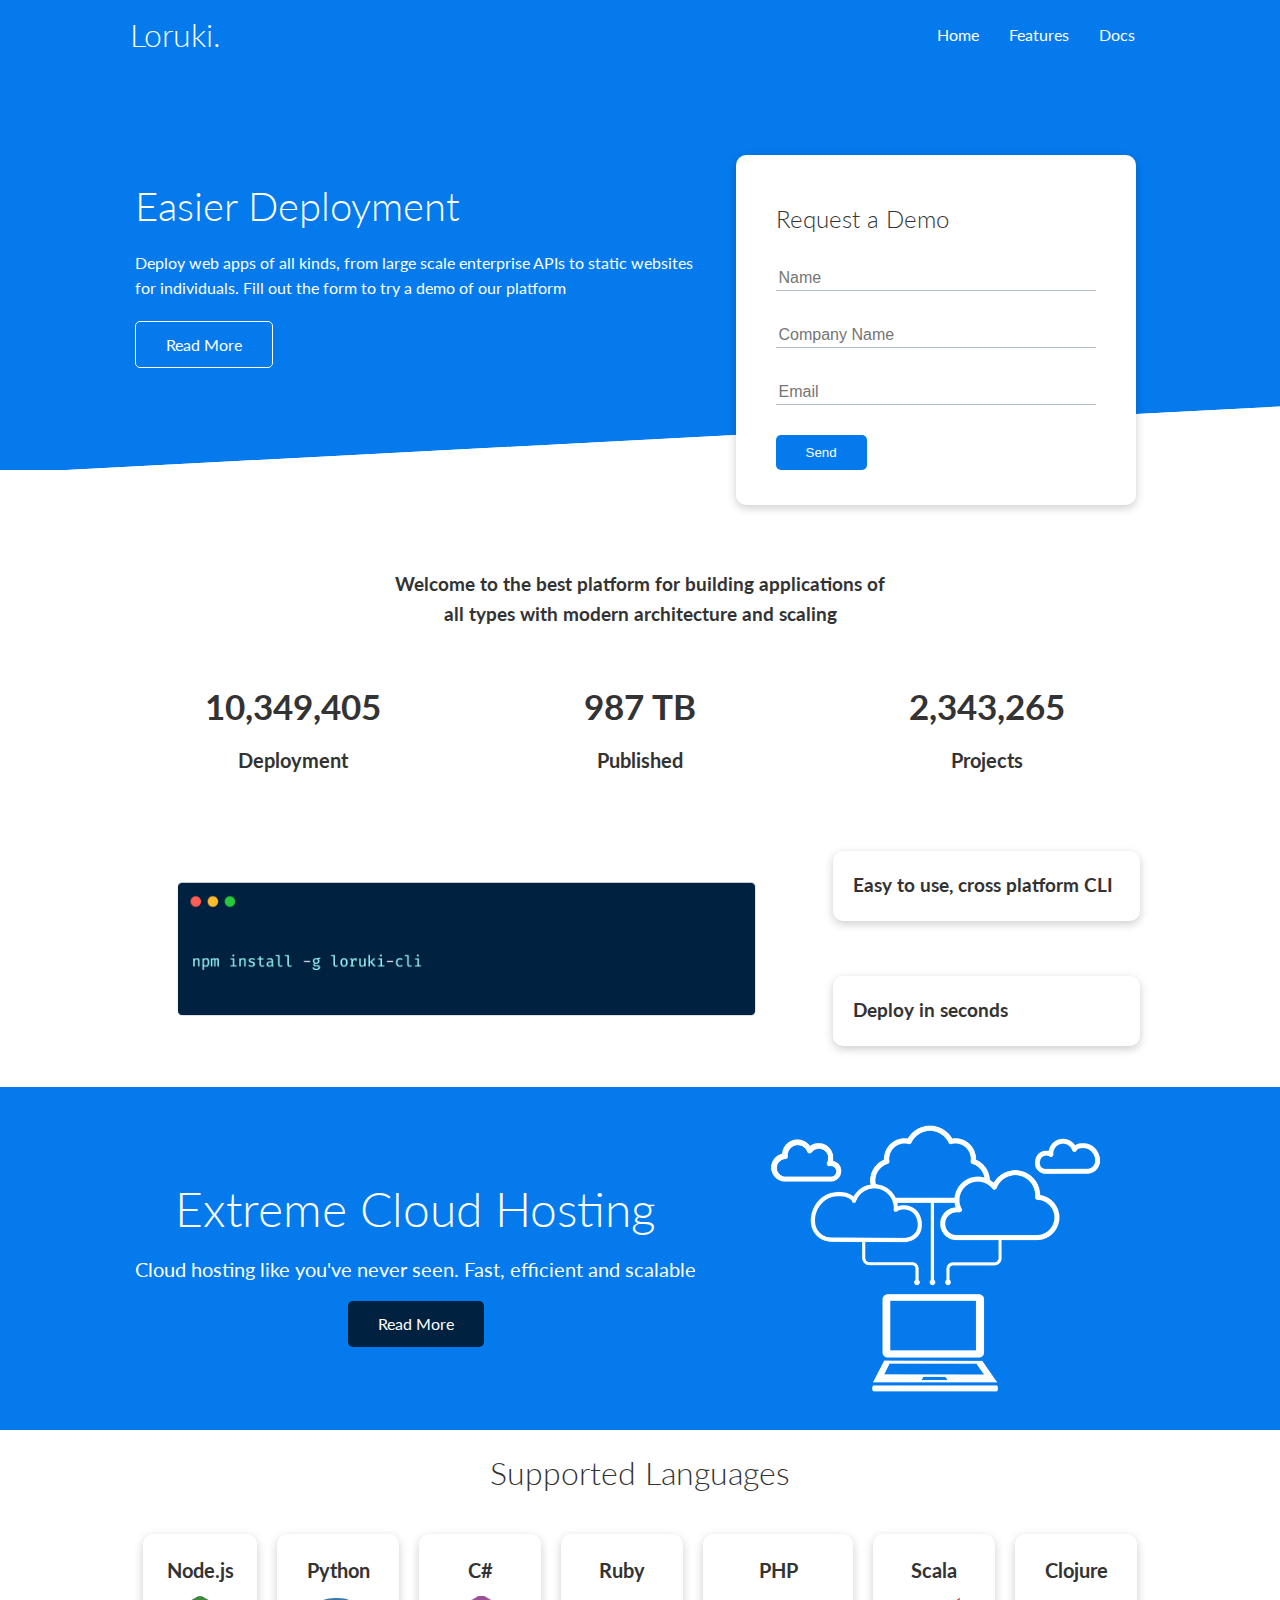
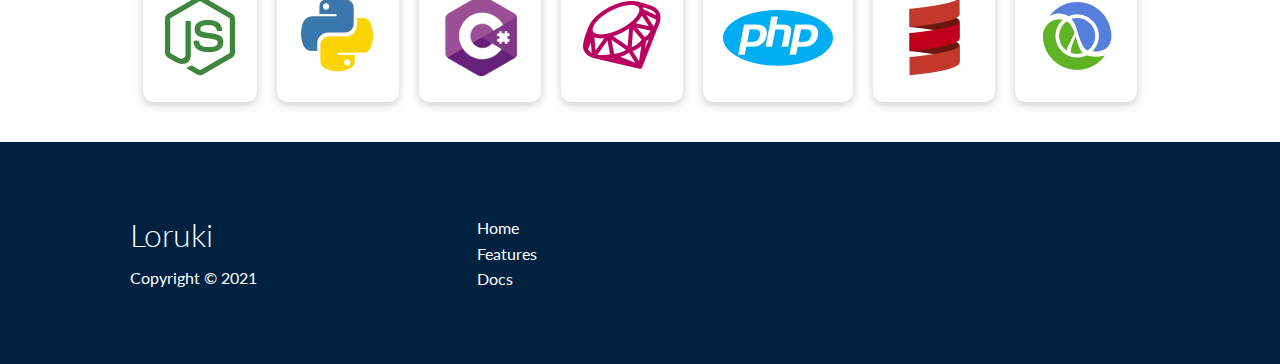
<file: index.html>
<!DOCTYPE html>
<html lang="en">
  <head>
    <meta charset="UTF-8" />
    <meta http-equiv="X-UA-Compatible" content="IE=edge" />
    <meta name="viewport" content="width=device-width, initial-scale=1.0" />
    <link
      rel="stylesheet"
      href="https://cdnjs.cloudflare.com/ajax/libs/font-awesome/6.0.0-beta3/css/all.min.css"
      integrity="sha512-Fo3rlrZj/k7ujTnHg4CGR2D7kSs0v4LLanw2qksYuRlEzO+tcaEPQogQ0KaoGN26/zrn20ImR1DfuLWnOo7aBA=="
      crossorigin="anonymous"
      referrerpolicy="no-referrer"
    />
    <link rel="stylesheet" href="utilities.css" />
    <link rel="stylesheet" href="style.css" />

    <title>Loruki | Cloud Hosting For Everyone</title>
  </head>
  <body>
    <!-- Navbar -->
    <div class="navbar">
      <div class="container flex">
        <h1 class="logo">Loruki.</h1>
        <nav>
          <ul>
            <li><a href="index.html">Home</a></li>
            <li><a href="features.html">Features</a></li>
            <li><a href="docs.html">Docs</a></li>
          </ul>
        </nav>
      </div>
    </div>

    <!-- Showcase -->
    <section class="showcase">
      <div class="container grid">
        <div class="showcase-text">
          <h1>Easier Deployment</h1>
          <p>
            Deploy web apps of all kinds, from large scale enterprise APIs to
            static websites for individuals. Fill out the form to try a demo of
            our platform
          </p>
          <a href="features.html" class="btn btn-outline">Read More</a>
        </div>

        <div class="showcase-form card">
          <h2>Request a Demo</h2>
          <form>
            <div class="form-control">
              <input type="text" name="name" placeholder="Name" required />
            </div>
            <div class="form-control">
              <input
                type="text"
                name="company"
                placeholder="Company Name"
                required
              />
            </div>
            <div class="form-control">
              <input type="text" name="email" placeholder="Email" required />
            </div>
            <input type="submit" value="Send" class="btn btn-primary" />
          </form>
        </div>
      </div>
    </section>

    <!-- Stats -->
    <section class="stats">
      <div class="container">
        <h3 class="stats-heading text-center my-1">
          Welcome to the best platform for building applications of all types
          with modern architecture and scaling
        </h3>
        <div class="grid grid-3 text-center my-4">
          <div>
            <i class="fas fa-server fa-3x"></i>
            <h3>10,349,405</h3>
            <p class="text-secondary">Deployment</p>
          </div>
          <div>
            <i class="fas fa-upload fa-3x"></i>
            <h3>987 TB</h3>
            <p class="text-secondary">Published</p>
          </div>
          <div>
            <i class="fas fa-project-diagram fa-3x"></i>
            <h3>2,343,265</h3>
            <p class="text-secondary">Projects</p>
          </div>
        </div>
      </div>
    </section>

    <!-- Cli -->
    <section class="cli">
      <div class="container grid">
        <img src="images/cli.png" alt="" />
        <div class="card">
          <h3>Easy to use, cross platform CLI</h3>
        </div>
        <div class="card">
          <h3>Deploy in seconds</h3>
        </div>
      </div>
    </section>

    <!-- Cloud -->
    <section class="cloud bg-primary my-2 py-2">
      <div class="container grid">
        <div class="text-center">
          <h2 class="lg">Extreme Cloud Hosting</h2>
          <p class="lead my-1">
            Cloud hosting like you've never seen. Fast, efficient and scalable
          </p>
          <a href="features.html" class="btn btn-dark">Read More</a>
        </div>
        <img src="images/cloud.png" alt="" />
      </div>
    </section>

    <!-- Languages -->
    <section class="languages">
      <h2 class="md text-center my-2">Supported Languages</h2>
      <div class="container flex">
        <div class="card">
          <h4>Node.js</h4>
          <img src="images/logos/node.png" alt="" />
        </div>
        <div class="card">
          <h4>Python</h4>
          <img src="images/logos/python.png" alt="" />
        </div>
        <div class="card">
          <h4>C#</h4>
          <img src="images/logos/csharp.png" alt="" />
        </div>
        <div class="card">
          <h4>Ruby</h4>
          <img src="images/logos/ruby.png" alt="" />
        </div>
        <div class="card">
          <h4>PHP</h4>
          <img src="images/logos/php.png" alt="" />
        </div>
        <div class="card">
          <h4>Scala</h4>
          <img src="images/logos/scala.png" alt="" />
        </div>
        <div class="card">
          <h4>Clojure</h4>
          <img src="images/logos/clojure.png" alt="" />
        </div>
      </div>
    </section>
    <!-- Footer -->
    <footer class="footer bg-dark py-5">
      <div class="container grid grid-3">
        <div>
          <h1>Loruki</h1>
          <p>Copyright &copy; 2021</p>
        </div>
        <nav>
          <ul>
            <li><a href="index.html">Home</a></li>
            <li><a href="features.html">Features</a></li>
            <li><a href="docs.html">Docs</a></li>
          </ul>
        </nav>
        <div class="social">
          <a href="#"><i class="fab fa-github fa-2x"></i></a>
          <a href="#"><i class="fab fa-facebook fa-2x"></i></a>
          <a href="#"><i class="fab fa-instagram fa-2x"></i></a>
          <a href="#"><i class="fab fa-twitter fa-2x"></i></a>
        </div>
      </div>
    </footer>
  </body>
</html>

<!-- https://www.youtube.com/watch?v=p0bGHP-PXD4&t=6505s&ab_channel=TraversyMedia -->
</file>
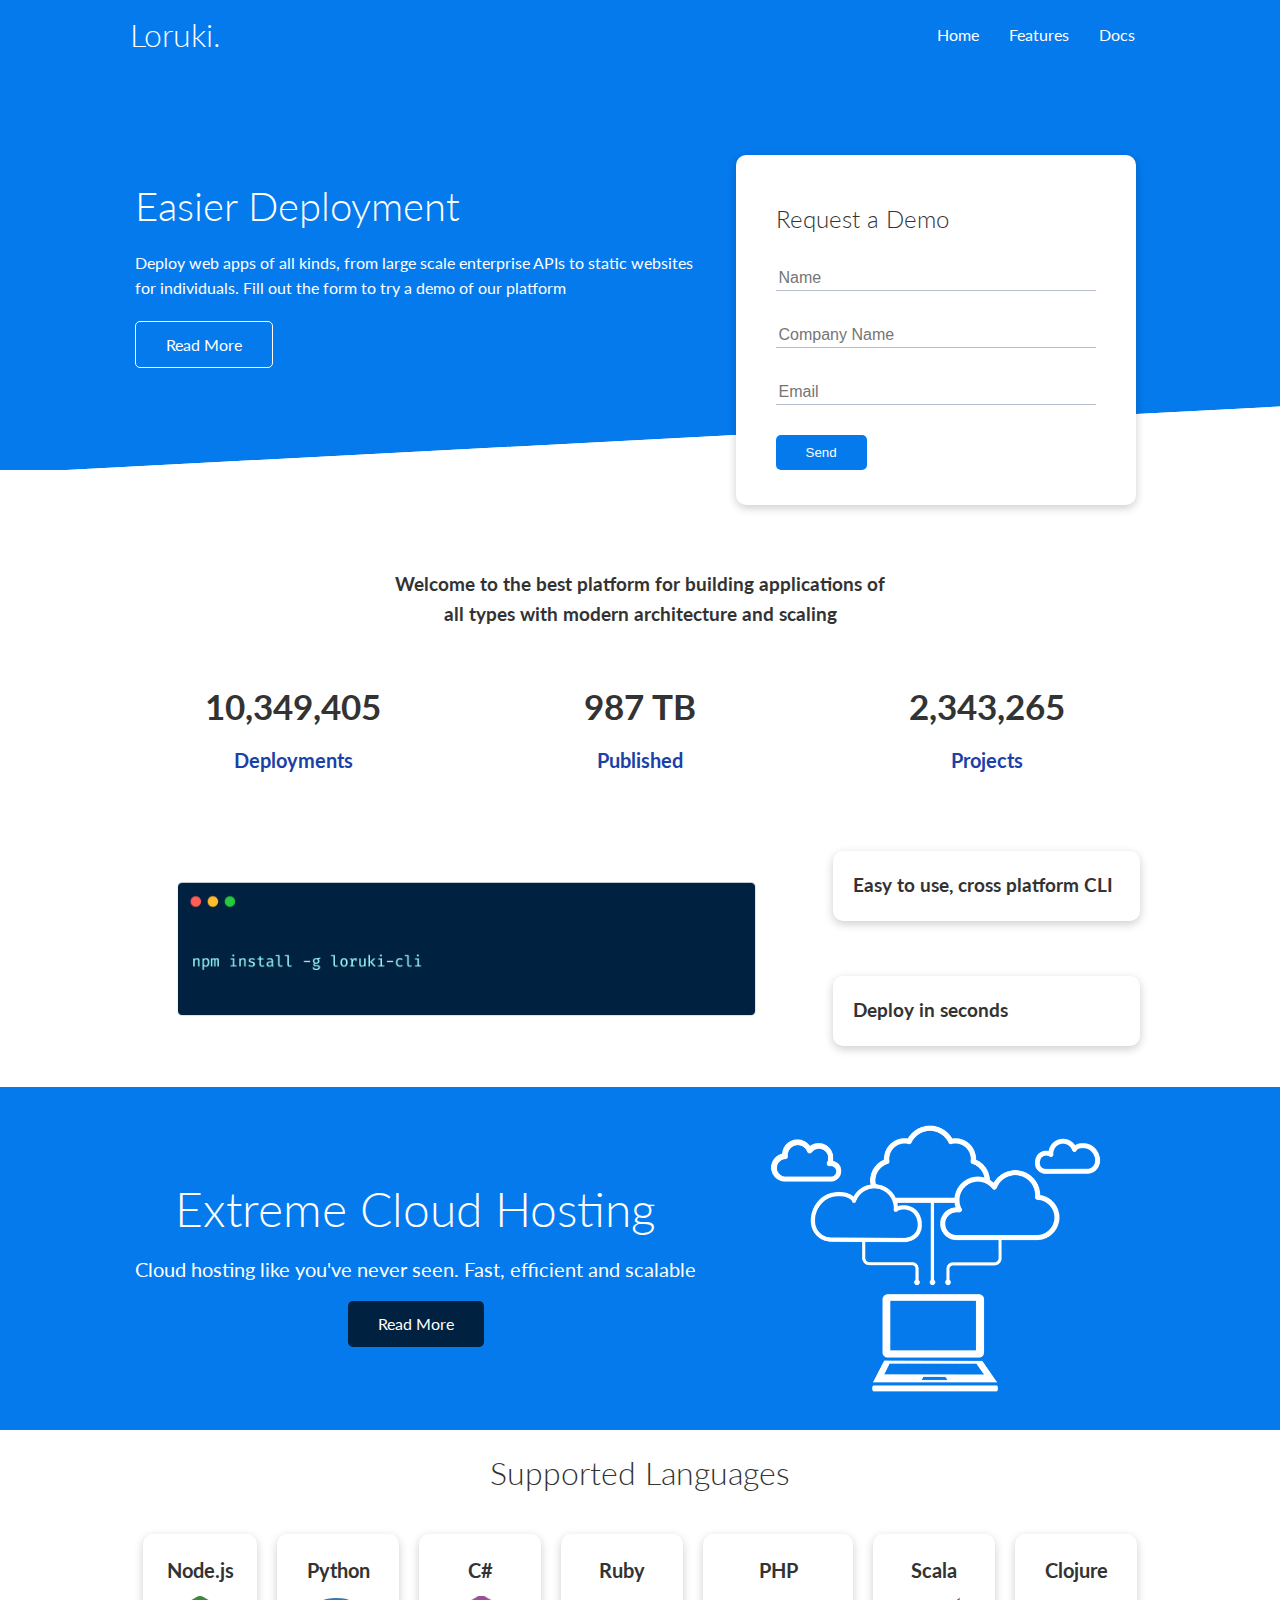
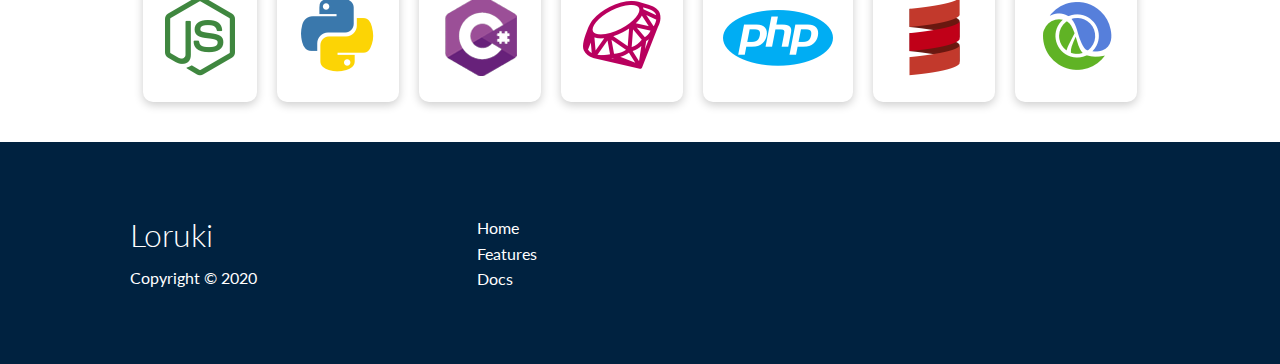
<file: ref/loruki-website/index.html>
<!DOCTYPE html>
<html lang="en">
<head>
    <meta charset="UTF-8">
    <meta name="viewport" content="width=device-width, initial-scale=1.0">
    <link rel="stylesheet" href="https://cdnjs.cloudflare.com/ajax/libs/font-awesome/5.15.1/css/all.min.css" integrity="sha512-+4zCK9k+qNFUR5X+cKL9EIR+ZOhtIloNl9GIKS57V1MyNsYpYcUrUeQc9vNfzsWfV28IaLL3i96P9sdNyeRssA==" crossorigin="anonymous" />
    <link rel="stylesheet" href="css/utilities.css">
    <link rel="stylesheet" href="css/style.css">
    <title>Loruki | Cloud Hosting For Everyone</title>
</head>
<body>
    <!-- Navbar -->
    <div class="navbar">
        <div class="container flex">
            <h1 class="logo">Loruki.</h1>
            <nav>
                <ul>
                    <li><a href="index.html">Home</a></li>
                    <li><a href="features.html">Features</a></li>
                    <li><a href="docs.html">Docs</a></li>
                </ul>
            </nav>
        </div>
    </div>
    
    <!-- Showcase -->
    <section class="showcase">
        <div class="container grid">
            <div class="showcase-text">
                <h1>Easier Deployment</h1>
                <p>Deploy web apps of all kinds, from large scale enterprise APIs to static websites for individuals. Fill out the form to try a demo of our platform</p>
                <a href="features.html" class="btn btn-outline">Read More</a>
            </div>

            <div class="showcase-form card">
                <h2>Request a Demo</h2>
                 <!--  <form name="contact" netlify-honeypot="bot-field" method="POST" data-netlify="true">
                    <input type="hidden" name="form-name" value="contact">
                    <p class="hidden">
                        <label>Don’t fill this out if you're human: <input name="bot-field" /></label>
                      </p>
                    <div class="form-control">
                        <input type="text" name="name" placeholder="Name" required>
                    </div>
                    <div class="form-control">
                        <input type="text" name="company" placeholder="Company Name" required>
                    </div>
                    <div class="form-control">
                        <input type="email" name="email" placeholder="Email" required>
                    </div>
                    <input type="submit" value="Send" class="btn btn-primary">
                </form> -->
                 <form>
                    <div class="form-control">
                        <input type="text" name="name" placeholder="Name" required>
                    </div>
                    <div class="form-control">
                        <input type="text" name="company" placeholder="Company Name" required>
                    </div>
                    <div class="form-control">
                        <input type="email" name="email" placeholder="Email" required>
                    </div>
                    <input type="submit" value="Send" class="btn btn-primary">
                </form>
            </div>
        </div>
    </section>

    <!-- Stats -->
    <section class="stats">
        <div class="container">
            <h3 class="stats-heading text-center my-1">
                Welcome to the best platform for building applications of all types with modern architecture and scaling
            </h3>

            <div class="grid grid-3 text-center my-4">
                <div>
                    <i class="fas fa-server fa-3x"></i>
                    <h3>10,349,405</h3>
                    <p class="text-secondary">Deployments</p>
                </div>
                <div>
                    <i class="fas fa-upload fa-3x"></i>
                    <h3>987 TB</h3>
                    <p class="text-secondary">Published</p>
                </div>
                <div>
                    <i class="fas fa-project-diagram fa-3x"></i>
                    <h3>2,343,265</h3>
                    <p class="text-secondary">Projects</p>
                </div>
            </div>
        </div>
    </section>

    <!-- Cli -->
    <section class="cli">
        <div class="container grid">
            <img src="images/cli.png" alt="">
            <div class="card">
                <h3>Easy to use, cross platform CLI</h3>
            </div>
            <div class="card">
                <h3>Deploy in seconds</h3>
            </div>
        </div>
    </section>

    <!-- Cloud -->
    <section class="cloud bg-primary my-2 py-2">
        <div class="container grid">
            <div class="text-center">
                <h2 class="lg">Extreme Cloud Hosting</h2>
                <p class="lead my-1">Cloud hosting like you've never seen. Fast, efficient and scalable</p>
                <a href="features.html" class="btn btn-dark">Read More</a>
            </div>
            <img src="images/cloud.png" alt="">
        </div>
    </section>

    <!-- Languages -->
    <section class="languages">
        <h2 class="md text-center my-2">
            Supported Languages
        </h2>
        <div class="container flex">
            <div class="card">
                <h4>Node.js</h4>
                <img src="images/logos/node.png" alt="">
            </div>
            <div class="card">
                <h4>Python</h4>
                <img src="images/logos/python.png" alt="">
              </div>
              <div class="card">
                <h4>C#</h4>
                <img src="images/logos/csharp.png" alt="">
              </div>
              <div class="card">
                <h4>Ruby</h4>
                <img src="images/logos/ruby.png" alt="">
              </div>
              <div class="card">
                <h4>PHP</h4>
                <img src="images/logos/php.png" alt="">
              </div>
              <div class="card">
                <h4>Scala</h4>
                <img src="images/logos/scala.png" alt="">
              </div>
              <div class="card">
                <h4>Clojure</h4>
                <img src="images/logos/clojure.png" alt="">
              </div>
        </div>
    </section>

    <!-- Footer -->
    <footer class="footer bg-dark py-5">
        <div class="container grid grid-3">
            <div>
                <h1>Loruki
                </h1>
                <p>Copyright &copy; 2020</p>
            </div>
            <nav>
                <ul>
                    <li><a href="index.html">Home</a></li>
                    <li><a href="features.html">Features</a></li>
                    <li><a href="docs.html">Docs</a></li>
                </ul>
            </nav>
            <div class="social">
                <a href="#"><i class="fab fa-github fa-2x"></i></a>
                <a href="#"><i class="fab fa-facebook fa-2x"></i></a>
                <a href="#"><i class="fab fa-instagram fa-2x"></i></a>
                <a href="#"><i class="fab fa-twitter fa-2x"></i></a>
            </div>
        </div>
    </footer>
</body>
</html>
</file>
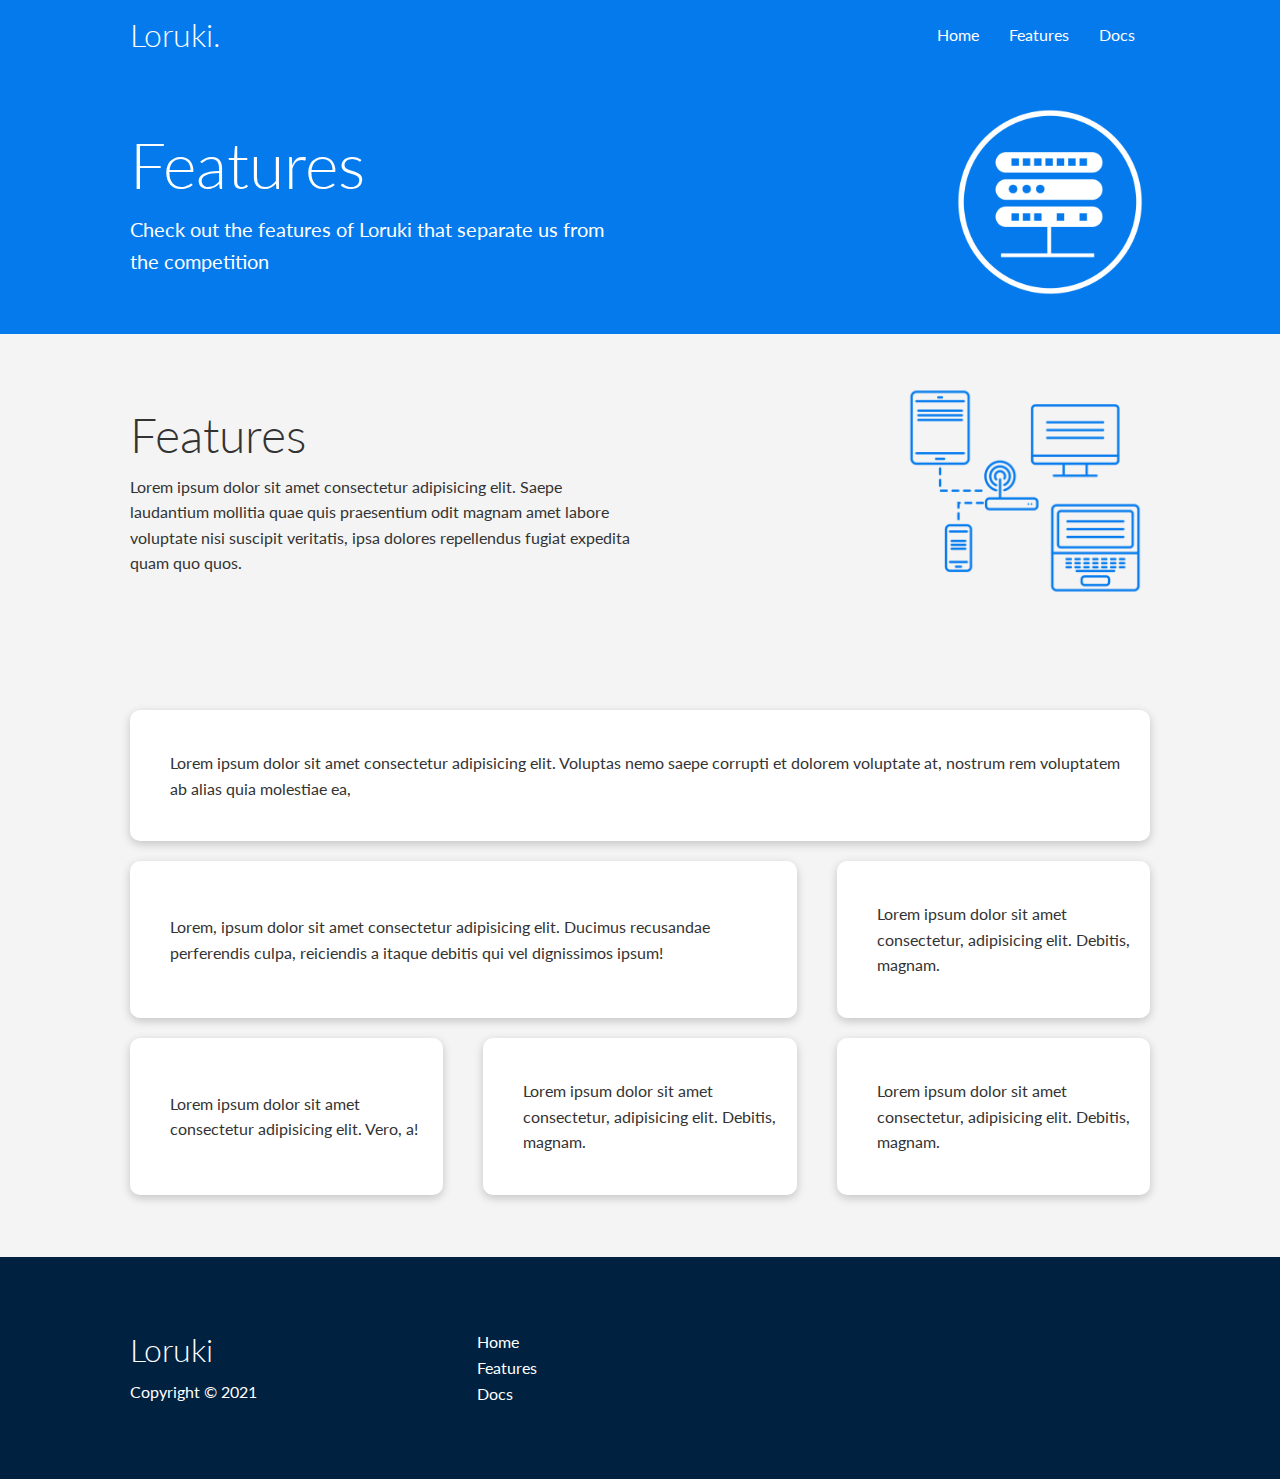
<file: features.html>
<!DOCTYPE html>
<html lang="en">
  <head>
    <meta charset="UTF-8" />
    <meta http-equiv="X-UA-Compatible" content="IE=edge" />
    <meta name="viewport" content="width=device-width, initial-scale=1.0" />
    <link
      rel="stylesheet"
      href="https://cdnjs.cloudflare.com/ajax/libs/font-awesome/6.0.0-beta3/css/all.min.css"
      integrity="sha512-Fo3rlrZj/k7ujTnHg4CGR2D7kSs0v4LLanw2qksYuRlEzO+tcaEPQogQ0KaoGN26/zrn20ImR1DfuLWnOo7aBA=="
      crossorigin="anonymous"
      referrerpolicy="no-referrer"
    />
    <link rel="stylesheet" href="utilities.css" />
    <link rel="stylesheet" href="style.css" />

    <title>Loruki | Cloud Hosting For Everyone</title>
  </head>
  <body>
    <!-- Navbar -->
    <div class="navbar">
      <div class="container flex">
        <h1 class="logo">Loruki.</h1>
        <nav>
          <ul>
            <li><a href="index.html">Home</a></li>
            <li><a href="features.html">Features</a></li>
            <li><a href="docs.html">Docs</a></li>
          </ul>
        </nav>
      </div>
    </div>

    <!-- Head -->

    <section class="features-head bg-primary py-3">
      <div class="container grid">
        <div>
          <h1 class="xl">Features</h1>
          <p class="lead">
            Check out the features of Loruki that separate us from the
            competition
          </p>
        </div>
        <img src="images/server.png" alt="" />
      </div>
    </section>

    <!-- Sub Head -->

    <section class="features-sub-head bg-light py-3">
      <div class="container grid">
        <div>
          <h1 class="lg">Features</h1>
          <p>
            Lorem ipsum dolor sit amet consectetur adipisicing elit. Saepe
            laudantium mollitia quae quis praesentium odit magnam amet labore
            voluptate nisi suscipit veritatis, ipsa dolores repellendus fugiat
            expedita quam quo quos.
          </p>
        </div>
        <img src="images/server2.png" alt="" />
      </div>
    </section>

    <!-- Main -->
    <section class="features-main bg-light py-3">
      <div class="container grid grid-3">
        <div class="card flex">
          <i class="fas fa-server fa-3x"></i>
          <p>
            Lorem ipsum dolor sit amet consectetur adipisicing elit. Voluptas
            nemo saepe corrupti et dolorem voluptate at, nostrum rem voluptatem
            ab alias quia molestiae ea,
          </p>
        </div>
        <div class="card flex">
          <i class="fas fa-network-wired fa-3x"></i>
          <p>
            Lorem, ipsum dolor sit amet consectetur adipisicing elit. Ducimus
            recusandae perferendis culpa, reiciendis a itaque debitis qui vel
            dignissimos ipsum!
          </p>
        </div>
        <div class="card flex">
          <i class="fas fa-laptop-code fa-3x"></i>
          <p>
            Lorem ipsum dolor sit amet consectetur, adipisicing elit. Debitis,
            magnam.
          </p>
        </div>
        <div class="card flex">
          <i class="fas fa-database fa-3x"></i>
          <p>
            Lorem ipsum dolor sit amet consectetur adipisicing elit. Vero, a!
          </p>
        </div>
        <div class="card flex">
          <i class="fas fa-power-off fa-3x"></i>
          <p>
            Lorem ipsum dolor sit amet consectetur, adipisicing elit. Debitis,
            magnam.
          </p>
        </div>
        <div class="card flex">
          <i class="fas fa-upload fa-3x"></i>
          <p>
            Lorem ipsum dolor sit amet consectetur, adipisicing elit. Debitis,
            magnam.
          </p>
        </div>
      </div>
    </section>

    <!-- Footer -->
    <footer class="footer bg-dark py-5">
      <div class="container grid grid-3">
        <div>
          <h1>Loruki</h1>
          <p>Copyright &copy; 2021</p>
        </div>
        <nav>
          <ul>
            <li><a href="index.html">Home</a></li>
            <li><a href="features.html">Features</a></li>
            <li><a href="docs.html">Docs</a></li>
          </ul>
        </nav>
        <div class="social">
          <a href="#"><i class="fab fa-github fa-2x"></i></a>
          <a href="#"><i class="fab fa-facebook fa-2x"></i></a>
          <a href="#"><i class="fab fa-instagram fa-2x"></i></a>
          <a href="#"><i class="fab fa-twitter fa-2x"></i></a>
        </div>
      </div>
    </footer>
  </body>
</html>

<!-- https://www.youtube.com/watch?v=p0bGHP-PXD4&t=6505s&ab_channel=TraversyMedia -->
</file>
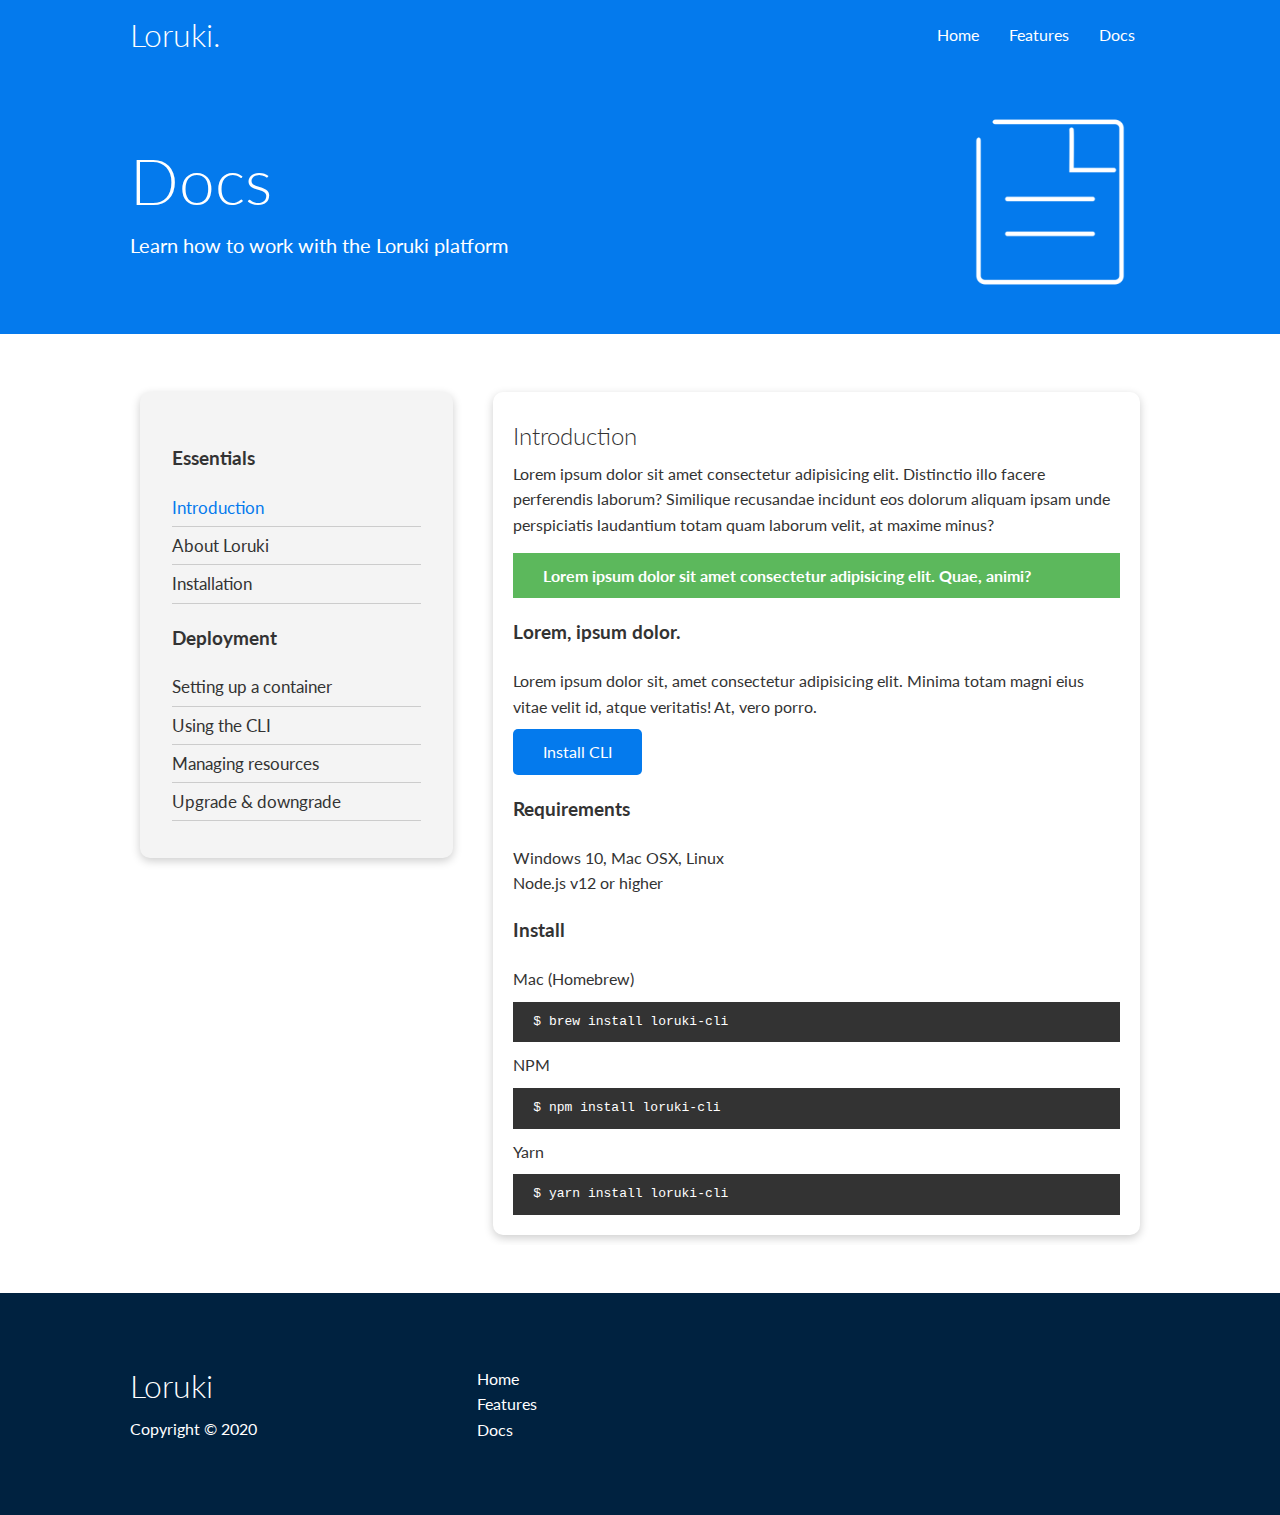
<file: ref/loruki-website/docs.html>
<!DOCTYPE html>
<html lang="en">
<head>
    <meta charset="UTF-8">
    <meta name="viewport" content="width=device-width, initial-scale=1.0">
    <link rel="stylesheet" href="https://cdnjs.cloudflare.com/ajax/libs/font-awesome/5.15.1/css/all.min.css" integrity="sha512-+4zCK9k+qNFUR5X+cKL9EIR+ZOhtIloNl9GIKS57V1MyNsYpYcUrUeQc9vNfzsWfV28IaLL3i96P9sdNyeRssA==" crossorigin="anonymous" />
    <link rel="stylesheet" href="css/utilities.css">
    <link rel="stylesheet" href="css/style.css">
    <title>Loruki | Cloud Hosting For Everyone</title>
</head>
<body>
    <!-- Navbar -->
    <div class="navbar">
        <div class="container flex">
            <h1 class="logo">Loruki.</h1>
            <nav>
                <ul>
                    <li><a href="index.html">Home</a></li>
                    <li><a href="features.html">Features</a></li>
                    <li><a href="docs.html">Docs</a></li>
                </ul>
            </nav>
        </div>
    </div>

    <!-- Head -->
    <section class="docs-head bg-primary py-3">
        <div class="container grid">
            <div>
                <h1 class="xl">Docs</h1>
                <p class="lead">
                    Learn how to work with the Loruki platform
                </p>
            </div>
            <img src="images/docs.png" alt="">
        </div>
    </section>

    <!-- Docs main -->
    <section class="docs-main my-4">
        <div class="container grid">
            <div class="card bg-light p-3">
                <h3 class="my-2">Essentials</h3>
                <nav>
                    <ul>
                        <li><a class="text-primary" href="#">Introduction</a></li>
                        <li><a href="#">About Loruki</a></li>
                        <li><a href="#">Installation</a></li>
                    </ul>
                </nav>

                <h3 class="my-2">Deployment</h3>
                <nav>
                    <ul>
                        <li><a href="#">Setting up a container</a></li>
							<li><a href="#">Using the CLI</a></li>
							<li><a href="#">Managing resources</a></li>
							<li><a href="#">Upgrade & downgrade</a></li>
                    </ul>
                </nav>
            </div>
            <div class="card">
                <h2>Introduction</h2>
                <p>Lorem ipsum dolor sit amet consectetur adipisicing elit. Distinctio illo facere perferendis laborum? Similique recusandae incidunt eos dolorum aliquam ipsam unde perspiciatis laudantium totam quam laborum velit, at maxime minus?</p>

                <div class="alert alert-success">
                    <i class="fas fa-info"></i> Lorem ipsum dolor sit amet consectetur adipisicing elit. Quae, animi?
                </div>

                <h3>Lorem, ipsum dolor.</h3>
                <p>Lorem ipsum dolor sit, amet consectetur adipisicing elit. Minima totam magni eius vitae velit id, atque veritatis! At, vero porro.</p>
                <a href="#" class="btn btn-primary">Install CLI</a>

                <h3>Requirements</h3>
                <ul>
                    <li>Windows 10, Mac OSX, Linux</li>
                    <li>Node.js v12 or higher</li>
                </ul>

                <h3>Install</h3>
                <p>Mac (Homebrew)</p>
                <pre><code>$ brew install loruki-cli</code></pre>
                <p>NPM</p>
                <pre><code>$ npm install loruki-cli</code></pre>
                <p>Yarn</p>
                <pre><code>$ yarn install loruki-cli</code></pre>

            </div>
        </div>
    </section>
    
    <!-- Footer -->
    <footer class="footer bg-dark py-5">
        <div class="container grid grid-3">
            <div>
                <h1>Loruki
                </h1>
                <p>Copyright &copy; 2020</p>
            </div>
            <nav>
                <ul>
                    <li><a href="index.html">Home</a></li>
                    <li><a href="features.html">Features</a></li>
                    <li><a href="docs.html">Docs</a></li>
                </ul>
            </nav>
            <div class="social">
                <a href="#"><i class="fab fa-github fa-2x"></i></a>
                <a href="#"><i class="fab fa-facebook fa-2x"></i></a>
                <a href="#"><i class="fab fa-instagram fa-2x"></i></a>
                <a href="#"><i class="fab fa-twitter fa-2x"></i></a>
            </div>
        </div>
    </footer>
</body>
</html>
</file>
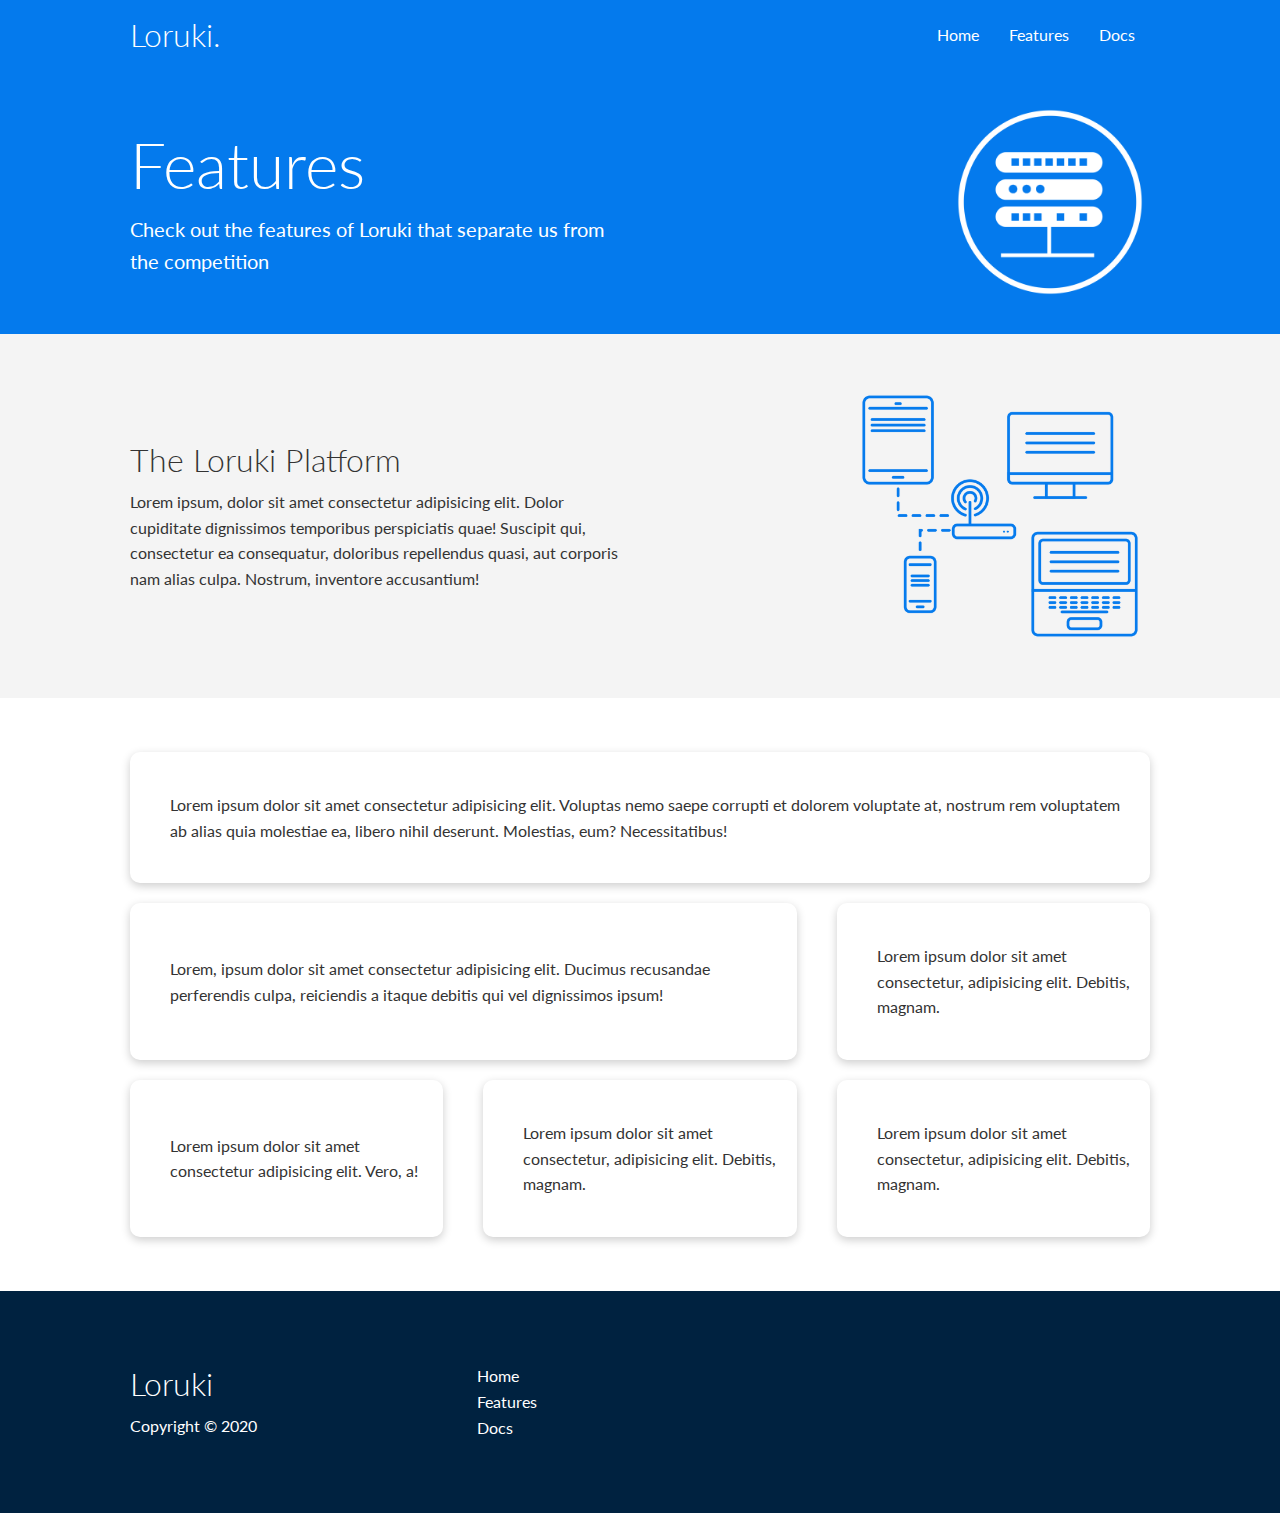
<file: ref/loruki-website/features.html>
<!DOCTYPE html>
<html lang="en">
<head>
    <meta charset="UTF-8">
    <meta name="viewport" content="width=device-width, initial-scale=1.0">
    <link rel="stylesheet" href="https://cdnjs.cloudflare.com/ajax/libs/font-awesome/5.15.1/css/all.min.css" integrity="sha512-+4zCK9k+qNFUR5X+cKL9EIR+ZOhtIloNl9GIKS57V1MyNsYpYcUrUeQc9vNfzsWfV28IaLL3i96P9sdNyeRssA==" crossorigin="anonymous" />
    <link rel="stylesheet" href="css/utilities.css">
    <link rel="stylesheet" href="css/style.css">
    <title>Loruki | Cloud Hosting For Everyone</title>
</head>
<body>
    <!-- Navbar -->
    <div class="navbar">
        <div class="container flex">
            <h1 class="logo">Loruki.</h1>
            <nav>
                <ul>
                    <li><a href="index.html">Home</a></li>
                    <li><a href="features.html">Features</a></li>
                    <li><a href="docs.html">Docs</a></li>
                </ul>
            </nav>
        </div>
    </div>

    <!-- Head -->
    <section class="features-head bg-primary py-3">
        <div class="container grid">
            <div>
                <h1 class="xl">Features</h1>
                <p class="lead">
                    Check out the features of Loruki that separate us from the
						competition
                </p>
            </div>
            <img src="images/server.png" alt="">
        </div>
    </section>

    <!-- Sub head -->
    <section class="features-sub-head bg-light py-3">
        <div class="container grid">
            <div>
                <h1 class="md">The Loruki Platform</h1>
                <p>
                    Lorem ipsum, dolor sit amet consectetur adipisicing elit. Dolor cupiditate dignissimos temporibus perspiciatis quae! Suscipit qui, consectetur ea consequatur, doloribus repellendus quasi, aut corporis nam alias culpa. Nostrum, inventore accusantium!
                </p>
            </div>
            <img src="images/server2.png" alt="">
        </div>
    </section>

    <section class="features-main my-2">
        <div class="container grid grid-3">
            <div class="card flex">
                <i class="fas fa-server fa-3x"></i>
                <p>Lorem ipsum dolor sit amet consectetur adipisicing elit. Voluptas nemo saepe corrupti et dolorem voluptate at, nostrum rem voluptatem ab alias quia molestiae ea, libero nihil deserunt. Molestias, eum? Necessitatibus!</p>
            </div>
            <div class="card flex">
                <i class="fas fa-network-wired fa-3x"></i>
                <p>
                    Lorem, ipsum dolor sit amet consectetur adipisicing elit. Ducimus
                    recusandae perferendis culpa, reiciendis a itaque debitis qui vel
                    dignissimos ipsum!
                </p>
            </div>
            <div class="card flex">
                <i class="fas fa-laptop-code fa-3x"></i>
                <p>
                    Lorem ipsum dolor sit amet consectetur, adipisicing elit. Debitis,
                    magnam.
                </p>
            </div>
            <div class="card flex">
                <i class="fas fa-database fa-3x"></i>
                <p>
                    Lorem ipsum dolor sit amet consectetur adipisicing elit. Vero, a!
                </p>
            </div>
            <div class="card flex">
                <i class="fas fa-power-off fa-3x"></i>
                <p>
                    Lorem ipsum dolor sit amet consectetur, adipisicing elit. Debitis,
                    magnam.
                </p>
            </div>
            <div class="card flex">
                <i class="fas fa-upload fa-3x"></i>
                <p>
                    Lorem ipsum dolor sit amet consectetur, adipisicing elit. Debitis,
                    magnam.
                </p>
            </div>
        </div>
    </section>

    <!-- Footer -->
    <footer class="footer bg-dark py-5">
        <div class="container grid grid-3">
            <div>
                <h1>Loruki
                </h1>
                <p>Copyright &copy; 2020</p>
            </div>
            <nav>
                <ul>
                    <li><a href="index.html">Home</a></li>
                    <li><a href="features.html">Features</a></li>
                    <li><a href="docs.html">Docs</a></li>
                </ul>
            </nav>
            <div class="social">
                <a href="#"><i class="fab fa-github fa-2x"></i></a>
                <a href="#"><i class="fab fa-facebook fa-2x"></i></a>
                <a href="#"><i class="fab fa-instagram fa-2x"></i></a>
                <a href="#"><i class="fab fa-twitter fa-2x"></i></a>
            </div>
        </div>
    </footer>
</body>
</html>
</file>
<file: utilities.css>
/* Utilities (classes around website) */

.container {
  max-width: 1100px;
  margin: 0 auto;
  overflow: auto;
  padding: 0 40px;
}

.btn {
  display: inline-block;
  padding: 10px 30px;
  cursor: pointer;
  background: var(--primary-color);
  color: #fff;
  border: none;
  border-radius: 5px;
}

.btn-outline {
  background-color: transparent;
  border: 1px #fff solid;
}

.btn:hover {
  transform: scale(0.98);
}

/* Backgrounds & colored buttons */
.bg-primary,
.btn-primary {
  background-color: var(--primary-color);
  color: #fff;
}

.bg-secondary,
.btn-secondary {
  background-color: var(--secondary-color);
  color: #fff;
}

.bg-dark,
.btn-dark {
  background-color: var(--dark-color);
  color: #fff;
}

.bg-light,
.btn-light {
  background-color: var(--light-color);
  color: #333;
}

.bg-primary a,
.btn-primary a,
.bg-secondary a,
.btn-secondary a,
.bg-dark a,
.btn-dark a,
.bg-light a,
.btn-light a {
  color: #fff;
}

/* Text sizes */

.lead {
  font-size: 1.25rem;
  /* 20px */
}

.sm {
  font-size: 1rem;
  /* 16px */
}

.md {
  font-size: 2rem;
  /* 32px */
}

.lg {
  font-size: 3rem;
  /* 48px */
}

.xl {
  font-size: 4rem;
  /* 64px */
}

.text-center {
  text-align: center;
}

.flex {
  display: flex;
  justify-content: center;
  align-items: center;
  height: 100%;
}

.grid {
  display: grid;
  grid-template-columns: repeat(2, 1fr);
  gap: 20px;
  justify-content: center;
  align-items: center;
  height: 100%;
}

.grid-3 {
  grid-template-columns: repeat(3, 1fr);
}

.card {
  background-color: #fff;
  color: #333;
  border-radius: 10px;
  box-shadow: 0 3px 10px rgba(0, 0, 0, 0.2);
  padding: 20px;
  margin: 10px;
}

/* Margin */

.my-1 {
  margin: 1rem 0;
}
.my-2 {
  margin: 1.5rem 0;
}
.my-3 {
  margin: 2rem 0;
}
.my-4 {
  margin: 3rem 0;
}
.my-5 {
  margin: 4rem 0;
}

.m-1 {
  margin: 1rem;
}
.m-2 {
  margin: 1.5rem;
}
.m-3 {
  margin: 2rem;
}
.m-4 {
  margin: 3rem;
}
.m-5 {
  margin: 4rem;
}

/* Padding */

.py-1 {
  padding: 1rem 0;
}
.py-2 {
  padding: 1.5rem 0;
}
.py-3 {
  padding: 2rem 0;
}
.py-4 {
  padding: 3rem 0;
}
.py-5 {
  padding: 4rem 0;
}

.p-1 {
  padding: 1rem;
}
.p-2 {
  padding: 1.5rem;
}
.p-3 {
  padding: 2rem;
}
.p-4 {
  padding: 3rem;
}
.p-5 {
  padding: 4rem;
}
</file>
<file: style.css>
@import url("https://fonts.googleapis.com/css2?family=Lato:wght@300&display=swap");

:root {
  --primary-color: #047aed;
  --secondary-color: #1c3fa8;
  --dark-color: #002240;
  --light-color: #f4f4f4;
}

* {
  box-sizing: border-box;
  padding: 0;
  margin: 0;
}

body {
  font-family: "Lato", sans-serif;
  color: #333;
  line-height: 1.6;
}

ul {
  list-style-type: none;
}

a {
  text-decoration: none;
  color: #333;
}

h1,
h2 {
  font-weight: 300;
  line-height: 1.2;
  margin: 10px 0;
}

p {
  margin: 10px 0;
}

img {
  width: 100%;
}

/* Navbar */

.navbar {
  background-color: var(--primary-color);
  color: #ffff;
  height: 70px;
}

.navbar .flex {
  justify-content: space-between;
}

.navbar ul {
  display: flex;
}

.navbar a {
  color: #fff;
  padding: 10px;
  margin: 0 5px;
}

.navbar a:hover {
  border-bottom: 2px #fff solid;
}

/* Showcase */

.showcase {
  height: 400px;
  background-color: var(--primary-color);
  color: #fff;
  position: relative;
}

.showcase h1 {
  font-size: 40px;
}

.showcase p {
  margin: 20px 0;
}

.showcase .grid {
  overflow: visible;
  grid-template-columns: 55% auto;
  gap: 30px;
}

.showcase-form {
  position: relative;
  top: 60px;
  height: 350px;
  width: 400px;
  padding: 40px;
  z-index: 100;
  justify-self: end;
}

.showcase-form .form-control {
  margin: 30px 0;
}

.showcase-form input[type="text"],
.showcase-form input[type="email"] {
  border: 0;
  border-bottom: 1px solid #b4becb;
  width: 100%;
  padding: 3px;
  font-size: 16px;
}

.showcase-form input:focus {
  outline: none;
}

.showcase::before,
.showcase::after {
  content: "";
  position: absolute;
  right: 0;
  left: 0;
  bottom: -70px;
  height: 100px;
  background-color: #fff;
  transform: skewY(-3deg);
  -webkit-transform: skewY(-3deg);
  -moz-transform: skewY(-3deg);
  -ms-transform: skewY(-3deg);
}

/* Stats */
.stats {
  padding-top: 100px;
}

.stats-heading {
  max-width: 500px;
  margin: auto;
}

.stats .grid h3 {
  font-size: 35px;
}

.stats .grid p {
  font-size: 20px;
  font-weight: bold;
}

/* CLI */

.cli .grid {
  grid-template-columns: repeat(3, 1fr);
  grid-template-rows: repeat(2, 1fr);
}

.cli .grid > *:first-child {
  grid-column: 1 / span 2;
  grid-row: 1 / span 2;
}

/* Cloud */

.cloud .grid {
  grid-template-columns: 4fr 3fr;
}

/* Languages */

.languages .flex {
  flex-wrap: wrap;
}

.languages .card {
  text-align: center;
  margin: 18px 10px 40px;
  transition: transform 0.2s ease-in;
}

.languages .card h4 {
  font-size: 20px;
  margin-bottom: 10px;
}

.languages .card:hover {
  /* box-shadow: 0 0 10px #b4becb; */ /* another effect */
  transform: translateY(-15px);
}

/* Features */

.features-head img {
  width: 200px;
  justify-self: flex-end;
}

.features-sub-head img {
  width: 250px;
  justify-self: flex-end;
}

.features-main .card > i {
  margin-right: 20px;
}

.features-main .grid {
  padding: 30px;
}

.features-main .grid > *:first-child {
  grid-column: 1 / span 3;
}

.features-main .grid > *:nth-child(2) {
  grid-column: 1 / span 2;
}

/* Footer */
.footer .social a {
  margin: 0 10px;
}

.footer .social a:hover {
  color: var(--primary-color);
}

.footer nav a:hover {
  color: var(--primary-color);
}

/* Responsive */

@media (max-width: 990px) {
  .showcase .showcase-text {
    text-align: center;
  }

  .showcase .grid {
    gap: 15px;
  }

  .showcase p {
    padding: 0 20px;
  }

  .showcase-form {
    right: 20px;
    width: 380px;
  }
}

@media (max-width: 768px) {
  .grid,
  .showcase .grid,
  .stats .grid,
  .cloud .grid,
  .cli .grid {
    grid-template-columns: 1fr;
    grid-template-rows: 1fr;
  }

  .showcase {
    height: auto;
  }

  .showcase-text {
    text-align: center;
    margin-top: 40px;
  }

  .showcase-form {
    position: relative;
    top: 10;
    right: 0;
    height: auto;
    width: 100%;
    justify-self: center;
  }

  .cli .grid > *:first-child {
    grid-column: 1 / span 1;
    grid-row: 1 / span 1;
  }
}

/* Mobile */

@media (max-width: 500px) {
  .navbar {
    height: 110px;
  }

  .navbar .flex {
    flex-direction: column;
  }

  .navbar ul {
    background-color: rgb(0, 0, 0, 0.1);
  }
}
</file>
<file: ref/loruki-website/css/utilities.css>
.container {
  max-width: 1100px;
  margin: 0 auto;
  overflow: auto;
  padding: 0 40px;
}

.card {
  background-color: #fff;
  color: #333;
  border-radius: 10px;
  box-shadow: 0 3px 10px rgba(0, 0, 0, 0.2);
  padding: 20px;
  margin: 10px;
}

.btn {
  display: inline-block;
  padding: 10px 30px;
  cursor: pointer;
  background: var(--primary-color);
  color: #fff;
  border: none;
  border-radius: 5px;
}

.btn-outline {
  background-color: transparent;
  border: 1px #fff solid;
}

.btn:hover {
  transform: scale(0.98);
}

/* Backgrounds & colored buttons */
.bg-primary,
.btn-primary {
  background-color: var(--primary-color);
  color: #fff;
}

.bg-secondary,
.btn-secondary {
  background-color: var(--secondary-color);
  color: #fff;
}

.bg-dark,
.btn-dark {
  background-color: var(--dark-color);
  color: #fff;
}

.bg-light,
.btn-light {
  background-color: var(--light-color);
  color: #333;
}

.bg-primary a,
.btn-primary a,
.bg-secondary a,
.btn-secondary a,
.bg-dark a,
.btn-dark a {
  color: #fff;
}

/* Text colors */
.text-primary {
  color: var(--primary-color);
}

.text-secondary {
  color: var(--secondary-color);
}

.text-dark {
  color: var(--dark-color);
}

.text-light {
  color: var(--light-color);
}

/* Text sizes */
.lead {
  font-size: 20px;
}

.sm {
  font-size: 1rem;
}

.md {
  font-size: 2rem;
}

.lg {
  font-size: 3rem;
}

.xl {
  font-size: 4rem;
}

.text-center {
  text-align: center;
}

/* Alert */
.alert {
  background-color: var(--light-color);
  padding: 10px 20px;
  font-weight: bold;
  margin: 15px 0;
}

.alert i {
  margin-right: 10px;
}

.alert-success {
  background-color: var(--success-color);
  color: #fff;
}

.alert-error {
  background-color: var(--error-color);
  color: #fff;
}

.flex {
  display: flex;
  justify-content: center;
  align-items: center;
  height: 100%;
}

.grid {
  display: grid;
  grid-template-columns: repeat(2, 1fr);
  gap: 20px;
  justify-content: center;
  align-items: center;
  height: 100%;
}

.grid-3 {
  grid-template-columns: repeat(3, 1fr);
}

/* Margin */
.my-1 {
  margin: 1rem 0;
}

.my-2 {
  margin: 1.5rem 0;
}

.my-3 {
  margin: 2rem 0;
}

.my-4 {
  margin: 3rem 0;
}

.my-5 {
  margin: 4rem 0;
}

.m-1 {
  margin: 1rem;
}

.m-2 {
  margin: 1.5rem;
}

.m-3 {
  margin: 2rem;
}

.m-4 {
  margin: 3rem;
}

.m-5 {
  margin: 4rem;
}

/* Padding */
.py-1 {
  padding: 1rem 0;
}

.py-2 {
  padding: 1.5rem 0;
}

.py-3 {
  padding: 2rem 0;
}

.py-4 {
  padding: 3rem 0;
}

.py-5 {
  padding: 4rem 0;
}

.p-1 {
  padding: 1rem;
}

.p-2 {
  padding: 1.5rem;
}

.p-3 {
  padding: 2rem;
}

.p-4 {
  padding: 3rem;
}

.p-5 {
  padding: 4rem;
}
</file>
<file: ref/loruki-website/css/style.css>
@import url('https://fonts.googleapis.com/css2?family=Lato:wght@300&display=swap');

:root {
  --primary-color: #047aed;
  --secondary-color: #1c3fa8;
  --dark-color: #002240;
  --light-color: #f4f4f4;
  --success-color: #5cb85c;
  --error-color: #d9534f;
}

* {
  box-sizing: border-box;
  padding: 0;
  margin: 0;
}

body {
  font-family: 'Lato', sans-serif;
  color: #333;
  line-height: 1.6;
}

ul {
  list-style-type: none;
}

a {
  text-decoration: none;
  color: #333;
}

h1,
h2 {
  font-weight: 300;
  line-height: 1.2;
  margin: 10px 0;
}

p {
  margin: 10px 0;
}

img {
  width: 100%;
}

code,
pre {
  background: #333;
  color: #fff;
  padding: 10px;
}

.hidden {
  visibility: hidden;
  height: 0;
}

/* Navbar */
.navbar {
  background-color: var(--primary-color);
  color: #fff;
  height: 70px;
}

.navbar ul {
  display: flex;
}

.navbar a {
  color: #fff;
  padding: 10px;
  margin: 0 5px;
}

.navbar a:hover {
  border-bottom: 2px #fff solid;
}

.navbar .flex {
  justify-content: space-between;
}

/* Showcase */
.showcase {
  height: 400px;
  background-color: var(--primary-color);
  color: #fff;
  position: relative;
}

.showcase h1 {
  font-size: 40px;
}

.showcase p {
  margin: 20px 0;
}

.showcase .grid {
  overflow: visible;
  grid-template-columns: 55% auto;
  gap: 30px;
}

.showcase-text {
  animation: slideInFromLeft 1s ease-in;
}

.showcase-form {
  position: relative;
  top: 60px;
  height: 350px;
  width: 400px;
  padding: 40px;
  z-index: 100;
  justify-self: flex-end;
  animation: slideInFromRight 1s ease-in;
}

.showcase-form .form-control {
  margin: 30px 0;
}

.showcase-form input[type='text'],
.showcase-form input[type='email'] {
  border: 0;
  border-bottom: 1px solid #b4becb;
  width: 100%;
  padding: 3px;
  font-size: 16px;
}

.showcase-form input:focus {
  outline: none;
}

.showcase::before,
.showcase::after {
  content: '';
  position: absolute;
  height: 100px;
  bottom: -70px;
  right: 0;
  left: 0;
  background: #fff;
  transform: skewY(-3deg);
  -webkit-transform: skewY(-3deg);
  -moz-transform: skewY(-3deg);
  -ms-transform: skewY(-3deg);
}

/* Stats */
.stats {
  padding-top: 100px;
  animation: slideInFromBottom 1s ease-in;
}

.stats-heading {
  max-width: 500px;
  margin: auto;
}

.stats .grid h3 {
  font-size: 35px;
}

.stats .grid p {
  font-size: 20px;
  font-weight: bold;
}

/* Cli */
.cli .grid {
  grid-template-columns: repeat(3, 1fr);
  grid-template-rows: repeat(2, 1fr);
}

.cli .grid > *:first-child {
  grid-column: 1 / span 2;
  grid-row: 1 / span 2;
}

/* Cloud */
.cloud .grid {
  grid-template-columns: 4fr 3fr;
}

/* Languages */

.languages .flex {
  flex-wrap: wrap;
}

.languages .card {
  text-align: center;
  margin: 18px 10px 40px;
  transition: transform 0.2s ease-in;
}

.languages .card h4 {
  font-size: 20px;
  margin-bottom: 10px;
}

.languages .card:hover {
  transform: translateY(-15px);
}

/* Features */
.features-head img,
.docs-head img {
  width: 200px;
  justify-self: flex-end;
}

.features-sub-head img {
  width: 300px;
  justify-self: flex-end;
}

.features-main .card > i {
  margin-right: 20px;
}

.features-main .grid {
  padding: 30px;
}

.features-main .grid > *:first-child {
  grid-column: 1 / span 3;
}

.features-main .grid > *:nth-child(2) {
  grid-column: 1 / span 2;
}

/* Docs */
.docs-main h3 {
  margin: 20px 0;
}

.docs-main .grid {
  grid-template-columns: 1fr 2fr;
  align-items: flex-start;
}

.docs-main nav li {
  font-size: 17px;
  padding-bottom: 5px;
  margin-bottom: 5px;
  border-bottom: 1px #ccc solid;
}

.docs-main a:hover {
  font-weight: bold;
}

/* Footer */
.footer .social a {
  margin: 0 10px;
}

.fa-github:hover {
  color: #000000;
}

.fa-facebook:hover {
  color: #1773EA;
}

.fa-instagram:hover {
  color: #B32E87;
}

.fa-twitter:hover {
  color: #1C9CEA;
}

/* Animations */
@keyframes slideInFromLeft {
  0% {
    transform: translateX(-100%);
  }

  100% {
    transform: translateX(0);
  }
}

@keyframes slideInFromRight {
  0% {
    transform: translateX(100%);
  }

  100% {
    transform: translateX(0);
  }
}

@keyframes slideInFromTop {
  0% {
    transform: translateY(-100%);
  }

  100% {
    transform: translateX(0);
  }
}

@keyframes slideInFromBottom {
  0% {
    transform: translateY(100%);
  }

  100% {
    transform: translateX(0);
  }
}

/* Tablets and under */
@media (max-width: 768px) {
  .grid,
  .showcase .grid,
  .stats .grid,
  .cli .grid,
  .cloud .grid,
  .features-main .grid,
  .docs-main .grid {
    grid-template-columns: 1fr;
    grid-template-rows: 1fr;
  }

  .showcase {
    height: auto;
  }

  .showcase-text {
    text-align: center;
    margin-top: 40px;
    animation: slideInFromTop 1s ease-in;
  }

  .showcase-form {
    justify-self: center;
    margin: auto;
    animation: slideInFromBottom 1s ease-in;
  }

  .cli .grid > *:first-child {
    grid-column: 1;
    grid-row: 1;
  }

  .features-head,
  .features-sub-head,
  .docs-head {
    text-align: center;
  }

  .features-head img,
  .features-sub-head img,
  .docs-head img {
    justify-self: center;
  }

  .features-main .grid > *:first-child,
  .features-main .grid > *:nth-child(2) {
    grid-column: 1;
  }
}

/* Mobile */
@media (max-width: 500px) {
  .navbar {
    height: 110px;
  }

  .navbar .flex {
    flex-direction: column;
  }

  .navbar ul {
    padding: 10px;
    background-color: rgba(0, 0, 0, 0.1);
  }
  
  .showcase-form {
    width: 300px;
  }
}
</file>
